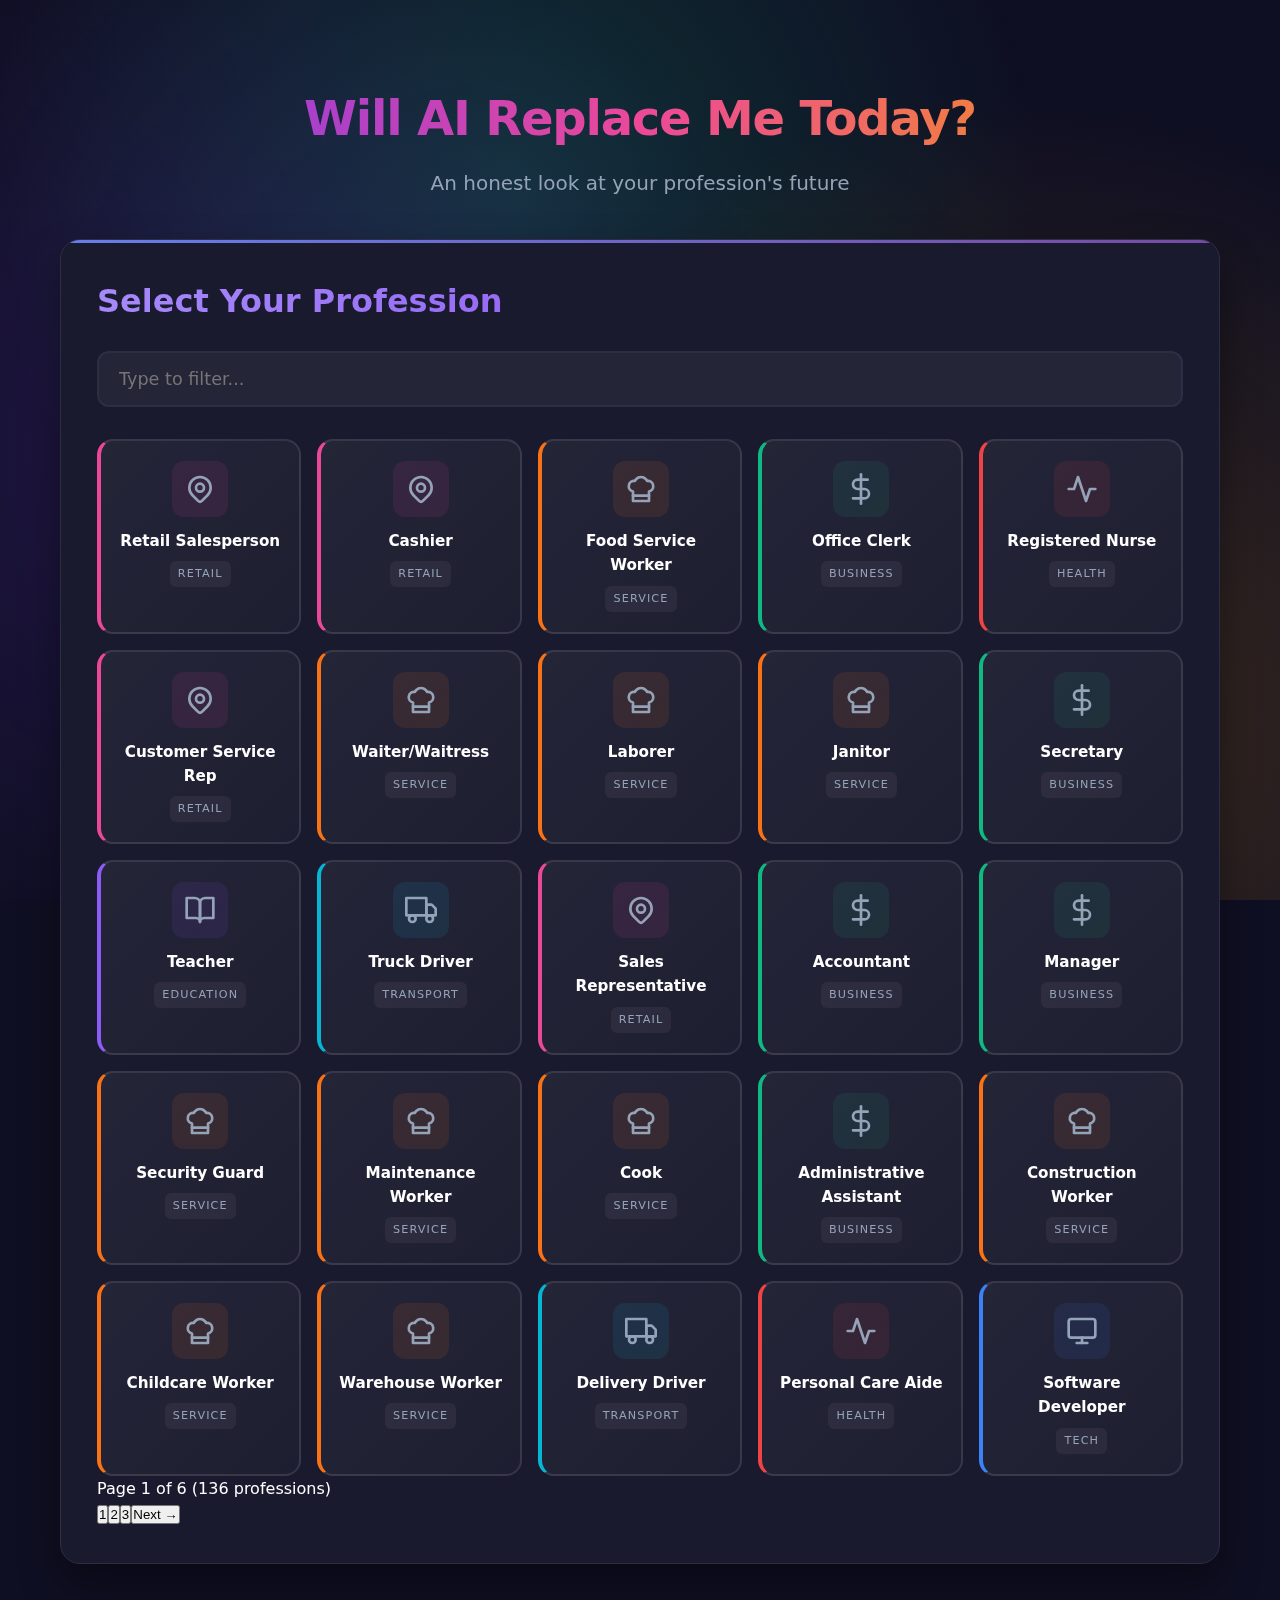
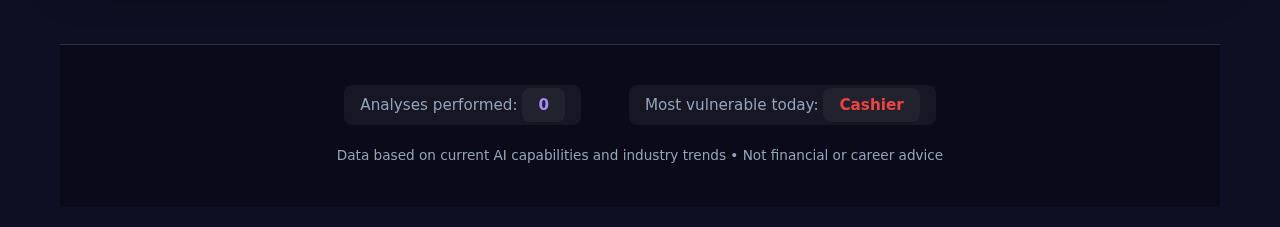
<file: index.html>
<!DOCTYPE html>
<html lang="en">
<head>
    <meta charset="UTF-8">
    <meta name="viewport" content="width=device-width, initial-scale=1.0">
    <title>Will AI Replace Me Today?</title>
    <link rel="stylesheet" href="styles.css">
</head>
<body>
    <div class="container">
        <header>
            <h1>Will AI Replace Me Today?</h1>
            <p class="tagline">An honest look at your profession's future</p>
        </header>

        <main>
            <section id="intro" class="card">
                <h2>Select Your Profession</h2>
                
                <div class="search-container">
                    <input type="text" id="profession-search" placeholder="Type to filter..." onkeyup="filterProfessions()">
                </div>

                <div class="professions-grid" id="professions-grid">
                    <!-- Professions will be dynamically loaded here -->
                </div>

                <div class="pagination-container" id="pagination-container">
                    <!-- Pagination controls will be dynamically loaded here -->
                </div>
            </section>

            <section id="analysis" class="card hidden">
                <button class="back-button" onclick="backToSelection()">← Back</button>
                
                <h2 id="profession-title"></h2>
                
                <div class="vulnerability-meter">
                    <div class="meter-label">AI Vulnerability Score</div>
                    <div class="meter-container">
                        <div class="meter-fill" id="meter-fill"></div>
                        <div class="meter-percentage" id="meter-percentage">0%</div>
                    </div>
                    <div class="risk-level" id="risk-level"></div>
                </div>

                <div class="timeline-section">
                    <h3>Estimated Timeline</h3>
                    <div class="timeline" id="timeline"></div>
                </div>

                <div class="analysis-sections">
                    <div class="analysis-section">
                        <h3>What This Means</h3>
                        <p id="vulnerability-explanation"></p>
                    </div>

                    <div class="analysis-section">
                        <h3>AI Impact Areas</h3>
                        <ul id="impact-areas"></ul>
                    </div>

                    <div class="analysis-section">
                        <h3>Your Human Advantages</h3>
                        <ul id="human-advantages"></ul>
                    </div>

                    <div class="analysis-section">
                        <h3>How to Future-Proof Yourself</h3>
                        <ul id="future-proof-tips"></ul>
                    </div>
                </div>

                <div class="share-section">
                    <button class="share-button" onclick="shareResults()">Share Results</button>
                    <button class="compare-button" onclick="compareJobs()">Compare Professions</button>
                </div>
            </section>

            <section id="comparison" class="card hidden">
                <button class="back-button" onclick="backToAnalysis()">← Back</button>
                <h2>Profession Comparison</h2>
                <div id="comparison-chart"></div>
            </section>
        </main>

        <footer>
            <div class="stats">
                <span id="analysis-count">Analyses performed: <span class="count">0</span></span>
                <span id="most-vulnerable">Most vulnerable today: <span id="most-vulnerable-job">Cashier</span></span>
            </div>
            <p class="footer-text">Data based on current AI capabilities and industry trends • Not financial or career advice</p>
        </footer>
    </div>

    <div class="floating-particles"></div>

    <script src="script.js"></script>
</body>
</html>
</file>
<file: styles.css>
:root {
    --primary: #7c3aed;
    --primary-light: #a78bfa;
    --primary-dark: #5b21b6;
    --danger: #ef4444;
    --warning: #f59e0b;
    --success: #10b981;
    --bg: #0f0f23;
    --bg-card: #1a1a2e;
    --bg-card-hover: #16213e;
    --text: #ffffff;
    --text-muted: #94a3b8;
    --border: #2d2d44;
    --shadow: rgba(124, 58, 237, 0.3);
    --gradient-1: linear-gradient(135deg, #667eea 0%, #764ba2 100%);
    --gradient-2: linear-gradient(135deg, #f093fb 0%, #f5576c 100%);
    --gradient-3: linear-gradient(135deg, #4facfe 0%, #00f2fe 100%);
    --gradient-danger: linear-gradient(135deg, #ff6b6b 0%, #ff0052 100%);
    --gradient-success: linear-gradient(135deg, #00c896 0%, #00d4ff 100%);
    --gradient-warning: linear-gradient(135deg, #ffa500 0%, #ff6b6b 100%);
}

* {
    margin: 0;
    padding: 0;
    box-sizing: border-box;
}

body {
    font-family: -apple-system, BlinkMacSystemFont, 'Segoe UI', 'Inter', system-ui, sans-serif;
    background: var(--bg);
    color: var(--text);
    line-height: 1.6;
    min-height: 100vh;
    position: relative;
    overflow-x: hidden;
}

body::before {
    content: '';
    position: fixed;
    top: 0;
    left: 0;
    width: 100%;
    height: 100%;
    background: 
        radial-gradient(circle at 20% 50%, rgba(124, 58, 237, 0.2) 0%, transparent 50%),
        radial-gradient(circle at 80% 80%, rgba(245, 158, 11, 0.2) 0%, transparent 50%),
        radial-gradient(circle at 40% 20%, rgba(16, 185, 129, 0.2) 0%, transparent 50%);
    pointer-events: none;
    z-index: 1;
}

.container {
    max-width: 1200px;
    margin: 0 auto;
    padding: 20px;
    position: relative;
    z-index: 2;
}

header {
    text-align: center;
    padding: 60px 20px 40px;
    position: relative;
}

header h1 {
    font-size: 3rem;
    font-weight: 900;
    background: linear-gradient(90deg, #7c3aed 0%, #ec4899 25%, #f59e0b 50%, #10b981 75%, #7c3aed 100%);
    background-size: 200% auto;
    -webkit-background-clip: text;
    -webkit-text-fill-color: transparent;
    background-clip: text;
    margin-bottom: 10px;
    letter-spacing: -0.025em;
    animation: gradient-shift 3s ease infinite;
}

@keyframes gradient-shift {
    0% { background-position: 0% 50%; }
    50% { background-position: 100% 50%; }
    100% { background-position: 0% 50%; }
}

.tagline {
    color: var(--text-muted);
    font-size: 1.25rem;
    font-weight: 300;
}

.card {
    background: var(--bg-card);
    border-radius: 20px;
    padding: 36px;
    margin-bottom: 24px;
    border: 1px solid var(--border);
    box-shadow: 0 20px 40px rgba(0, 0, 0, 0.4);
    backdrop-filter: blur(10px);
    position: relative;
    overflow: hidden;
}

.card::before {
    content: '';
    position: absolute;
    top: 0;
    left: 0;
    right: 0;
    height: 3px;
    background: var(--gradient-1);
    animation: gradient-shift 3s ease infinite;
}

.card h2 {
    font-size: 2rem;
    margin-bottom: 24px;
    font-weight: 700;
    background: linear-gradient(135deg, var(--primary-light), var(--primary));
    -webkit-background-clip: text;
    -webkit-text-fill-color: transparent;
    background-clip: text;
}

.search-container {
    margin-bottom: 32px;
}

#profession-search {
    width: 100%;
    padding: 16px 20px;
    font-size: 1.1rem;
    background: rgba(255, 255, 255, 0.05);
    border: 2px solid var(--border);
    border-radius: 12px;
    color: var(--text);
    transition: all 0.3s;
    font-family: inherit;
}

#profession-search:focus {
    outline: none;
    border-color: var(--primary);
    background: rgba(124, 58, 237, 0.1);
    box-shadow: 0 0 20px rgba(124, 58, 237, 0.3);
}

.professions-grid {
    display: grid;
    grid-template-columns: repeat(auto-fill, minmax(200px, 1fr));
    gap: 16px;
}

.profession-card {
    background: linear-gradient(135deg, rgba(255, 255, 255, 0.05), rgba(255, 255, 255, 0.02));
    border: 2px solid rgba(255, 255, 255, 0.1);
    border-radius: 16px;
    padding: 20px 16px;
    cursor: pointer;
    transition: all 0.3s;
    position: relative;
    text-align: center;
    overflow: hidden;
}

.profession-card::before {
    content: '';
    position: absolute;
    top: 50%;
    left: 50%;
    width: 0;
    height: 0;
    border-radius: 50%;
    background: radial-gradient(circle, rgba(255, 255, 255, 0.1) 0%, transparent 70%);
    transform: translate(-50%, -50%);
    transition: width 0.5s, height 0.5s;
}

.profession-card:hover::before {
    width: 300px;
    height: 300px;
}

.profession-card:hover {
    transform: translateY(-4px) scale(1.02);
    border-color: var(--primary);
    box-shadow: 0 10px 30px rgba(124, 58, 237, 0.4);
    background: linear-gradient(135deg, rgba(124, 58, 237, 0.1), rgba(124, 58, 237, 0.05));
}

.profession-card .icon {
    width: 56px;
    height: 56px;
    margin: 0 auto 12px;
    display: flex;
    align-items: center;
    justify-content: center;
    background: rgba(255, 255, 255, 0.05);
    border-radius: 12px;
    position: relative;
}

.profession-card .icon svg {
    width: 32px;
    height: 32px;
    stroke: var(--text-muted);
    transition: all 0.3s;
    position: relative;
    z-index: 1;
}

.profession-card:hover .icon svg {
    stroke: var(--text);
    transform: scale(1.1);
}

.profession-card h3 {
    font-size: 0.95rem;
    font-weight: 600;
    margin-bottom: 6px;
    color: var(--text);
}

.category {
    font-size: 0.7rem;
    color: var(--text-muted);
    text-transform: uppercase;
    letter-spacing: 0.1em;
    font-weight: 500;
    padding: 4px 8px;
    background: rgba(255, 255, 255, 0.05);
    border-radius: 6px;
    display: inline-block;
}

.profession-card.tech { border-left: 4px solid #3b82f6; }
.profession-card.tech:hover { background: linear-gradient(135deg, rgba(59, 130, 246, 0.15), rgba(59, 130, 246, 0.05)); }
.profession-card.tech .icon { background: rgba(59, 130, 246, 0.1); }
.profession-card.tech:hover .icon svg { stroke: #3b82f6; }

.profession-card.health { border-left: 4px solid #ef4444; }
.profession-card.health:hover { background: linear-gradient(135deg, rgba(239, 68, 68, 0.15), rgba(239, 68, 68, 0.05)); }
.profession-card.health .icon { background: rgba(239, 68, 68, 0.1); }
.profession-card.health:hover .icon svg { stroke: #ef4444; }

.profession-card.creative { border-left: 4px solid #f59e0b; }
.profession-card.creative:hover { background: linear-gradient(135deg, rgba(245, 158, 11, 0.15), rgba(245, 158, 11, 0.05)); }
.profession-card.creative .icon { background: rgba(245, 158, 11, 0.1); }
.profession-card.creative:hover .icon svg { stroke: #f59e0b; }

.profession-card.business { border-left: 4px solid #10b981; }
.profession-card.business:hover { background: linear-gradient(135deg, rgba(16, 185, 129, 0.15), rgba(16, 185, 129, 0.05)); }
.profession-card.business .icon { background: rgba(16, 185, 129, 0.1); }
.profession-card.business:hover .icon svg { stroke: #10b981; }

.profession-card.education { border-left: 4px solid #8b5cf6; }
.profession-card.education:hover { background: linear-gradient(135deg, rgba(139, 92, 246, 0.15), rgba(139, 92, 246, 0.05)); }
.profession-card.education .icon { background: rgba(139, 92, 246, 0.1); }
.profession-card.education:hover .icon svg { stroke: #8b5cf6; }

.profession-card.service { border-left: 4px solid #f97316; }
.profession-card.service:hover { background: linear-gradient(135deg, rgba(249, 115, 22, 0.15), rgba(249, 115, 22, 0.05)); }
.profession-card.service .icon { background: rgba(249, 115, 22, 0.1); }
.profession-card.service:hover .icon svg { stroke: #f97316; }

.profession-card.legal { border-left: 4px solid #6366f1; }
.profession-card.legal:hover { background: linear-gradient(135deg, rgba(99, 102, 241, 0.15), rgba(99, 102, 241, 0.05)); }
.profession-card.legal .icon { background: rgba(99, 102, 241, 0.1); }
.profession-card.legal:hover .icon svg { stroke: #6366f1; }

.profession-card.transport { border-left: 4px solid #06b6d4; }
.profession-card.transport:hover { background: linear-gradient(135deg, rgba(6, 182, 212, 0.15), rgba(6, 182, 212, 0.05)); }
.profession-card.transport .icon { background: rgba(6, 182, 212, 0.1); }
.profession-card.transport:hover .icon svg { stroke: #06b6d4; }

.profession-card.retail { border-left: 4px solid #ec4899; }
.profession-card.retail:hover { background: linear-gradient(135deg, rgba(236, 72, 153, 0.15), rgba(236, 72, 153, 0.05)); }
.profession-card.retail .icon { background: rgba(236, 72, 153, 0.1); }
.profession-card.retail:hover .icon svg { stroke: #ec4899; }

.profession-card.other { border-left: 4px solid #64748b; }
.profession-card.other:hover { background: linear-gradient(135deg, rgba(100, 116, 139, 0.15), rgba(100, 116, 139, 0.05)); }
.profession-card.other .icon { background: rgba(100, 116, 139, 0.1); }
.profession-card.other:hover .icon svg { stroke: #64748b; }

.hidden {
    display: none !important;
}

.back-button {
    background: transparent;
    border: 1px solid var(--border);
    color: var(--text-muted);
    padding: 10px 20px;
    border-radius: 8px;
    cursor: pointer;
    font-size: 0.95rem;
    margin-bottom: 24px;
    transition: all 0.3s;
}

.back-button:hover {
    color: var(--primary);
    border-color: var(--primary);
    background: rgba(124, 58, 237, 0.1);
}

#profession-title {
    font-size: 2.5rem;
    margin-bottom: 32px;
    text-align: center;
    font-weight: 800;
    background: var(--gradient-1);
    -webkit-background-clip: text;
    -webkit-text-fill-color: transparent;
    background-clip: text;
}

.vulnerability-meter {
    margin: 40px 0;
    padding: 30px;
    background: rgba(0, 0, 0, 0.3);
    border-radius: 16px;
}

.meter-label {
    text-align: center;
    font-size: 0.9rem;
    margin-bottom: 16px;
    color: var(--text-muted);
    text-transform: uppercase;
    letter-spacing: 0.1em;
    font-weight: 600;
}

.meter-container {
    width: 100%;
    height: 60px;
    background: rgba(0, 0, 0, 0.5);
    border-radius: 30px;
    position: relative;
    overflow: hidden;
    border: 2px solid var(--border);
    box-shadow: inset 0 4px 10px rgba(0, 0, 0, 0.3);
}

.meter-fill {
    height: 100%;
    background: linear-gradient(90deg, #10b981 0%, #f59e0b 50%, #ef4444 100%);
    border-radius: 30px;
    transition: width 1.5s cubic-bezier(0.4, 0, 0.2, 1);
    width: 0%;
    position: relative;
    overflow: hidden;
}

.meter-fill::after {
    content: '';
    position: absolute;
    top: 0;
    left: 0;
    right: 0;
    bottom: 0;
    background: linear-gradient(90deg, transparent, rgba(255, 255, 255, 0.3), transparent);
    animation: shimmer 2s infinite;
}

@keyframes shimmer {
    0% { transform: translateX(-100%); }
    100% { transform: translateX(100%); }
}

.meter-percentage {
    position: absolute;
    top: 50%;
    left: 50%;
    transform: translate(-50%, -50%);
    font-size: 1.5rem;
    font-weight: 700;
    color: var(--text);
    text-shadow: 2px 2px 4px rgba(0, 0, 0, 0.5);
}

.risk-level {
    text-align: center;
    font-size: 1.4rem;
    margin-top: 20px;
    font-weight: 700;
    text-transform: uppercase;
    letter-spacing: 0.1em;
}

.risk-level.low { 
    color: var(--success);
    text-shadow: 0 0 20px rgba(16, 185, 129, 0.5);
}
.risk-level.moderate { 
    color: var(--warning);
    text-shadow: 0 0 20px rgba(245, 158, 11, 0.5);
}
.risk-level.high { 
    color: var(--danger);
    text-shadow: 0 0 20px rgba(239, 68, 68, 0.5);
}

.analysis-sections {
    margin-top: 48px;
}

.analysis-section {
    background: linear-gradient(135deg, rgba(255, 255, 255, 0.05), rgba(255, 255, 255, 0.02));
    border: 1px solid var(--border);
    border-radius: 16px;
    padding: 28px;
    margin-bottom: 20px;
    position: relative;
    overflow: hidden;
}

.analysis-section::before {
    content: '';
    position: absolute;
    top: 0;
    left: 0;
    width: 4px;
    height: 100%;
    background: var(--gradient-1);
}

.analysis-section h3 {
    font-size: 1.3rem;
    margin-bottom: 20px;
    font-weight: 600;
    color: var(--primary-light);
}

.analysis-section p {
    color: var(--text-muted);
    line-height: 1.8;
    font-size: 1.05rem;
}

.analysis-section ul {
    list-style: none;
}

.analysis-section li {
    padding: 12px 0;
    padding-left: 28px;
    position: relative;
    color: rgba(255, 255, 255, 0.85);
    line-height: 1.6;
}

.analysis-section li:before {
    content: "▸";
    position: absolute;
    left: 8px;
    color: var(--primary);
    font-weight: bold;
}

#news-section {
    background: linear-gradient(135deg, rgba(124, 58, 237, 0.1), rgba(124, 58, 237, 0.05));
    border: 1px solid rgba(124, 58, 237, 0.3);
}

#news-section h3 {
    color: var(--primary-light);
}

#news-list li {
    padding: 14px 0;
}

#news-list a {
    color: var(--text);
    text-decoration: none;
    transition: all 0.3s;
    display: inline-block;
    position: relative;
}

#news-list a:hover {
    color: var(--primary-light);
    transform: translateX(4px);
}

#news-list a::after {
    content: '';
    position: absolute;
    bottom: -2px;
    left: 0;
    width: 0;
    height: 2px;
    background: var(--gradient-1);
    transition: width 0.3s;
}

#news-list a:hover::after {
    width: 100%;
}

.timeline {
    display: flex;
    justify-content: space-between;
    padding: 28px;
    background: rgba(0, 0, 0, 0.3);
    border-radius: 16px;
    margin-top: 16px;
    overflow-x: auto;
    position: relative;
}

.timeline::before {
    content: '';
    position: absolute;
    top: 50%;
    left: 10%;
    right: 10%;
    height: 2px;
    background: var(--gradient-1);
    z-index: 0;
}

.timeline-item {
    text-align: center;
    min-width: 100px;
    position: relative;
    z-index: 1;
    background: var(--bg-card);
    padding: 12px;
    border-radius: 12px;
    border: 2px solid var(--border);
}

.timeline-year {
    font-size: 1.2rem;
    font-weight: 700;
    background: var(--gradient-1);
    -webkit-background-clip: text;
    -webkit-text-fill-color: transparent;
    background-clip: text;
}

.timeline-desc {
    font-size: 0.85rem;
    color: var(--text-muted);
    margin-top: 4px;
}

.share-section {
    display: flex;
    gap: 16px;
    justify-content: center;
    margin-top: 40px;
}

.share-button, .compare-button {
    padding: 14px 28px;
    border: none;
    border-radius: 12px;
    font-size: 1rem;
    cursor: pointer;
    transition: all 0.3s;
    font-weight: 600;
    text-transform: uppercase;
    letter-spacing: 0.05em;
}

.share-button {
    background: var(--gradient-1);
    color: white;
    box-shadow: 0 4px 20px rgba(124, 58, 237, 0.4);
}

.share-button:hover {
    transform: translateY(-2px);
    box-shadow: 0 6px 30px rgba(124, 58, 237, 0.5);
}

.compare-button {
    background: transparent;
    border: 2px solid var(--primary);
    color: var(--primary);
}

.compare-button:hover {
    background: var(--primary);
    color: white;
    box-shadow: 0 4px 20px rgba(124, 58, 237, 0.4);
}

footer {
    margin-top: 80px;
    padding: 40px 0;
    border-top: 1px solid var(--border);
    background: rgba(0, 0, 0, 0.3);
}

.stats {
    display: flex;
    justify-content: center;
    gap: 48px;
    margin-bottom: 20px;
    flex-wrap: wrap;
}

.stats span {
    color: var(--text-muted);
    font-size: 0.95rem;
    padding: 8px 16px;
    background: rgba(255, 255, 255, 0.05);
    border-radius: 8px;
}

.stats .count {
    color: var(--primary-light);
    font-weight: 700;
}

#most-vulnerable-job {
    color: var(--danger);
    font-weight: 700;
}

.footer-text {
    text-align: center;
    color: var(--text-muted);
    font-size: 0.85rem;
}

.floating-particles {
    position: fixed;
    top: 0;
    left: 0;
    width: 100%;
    height: 100%;
    pointer-events: none;
    overflow: hidden;
    z-index: 0;
}

@media (max-width: 768px) {
    header h1 {
        font-size: 2rem;
    }
    
    .professions-grid {
        grid-template-columns: repeat(auto-fill, minmax(150px, 1fr));
    }
    
    .stats {
        flex-direction: column;
        text-align: center;
        gap: 12px;
    }
    
    .timeline {
        flex-direction: column;
        gap: 16px;
    }
    
    .timeline::before {
        display: none;
    }
}
</file>
